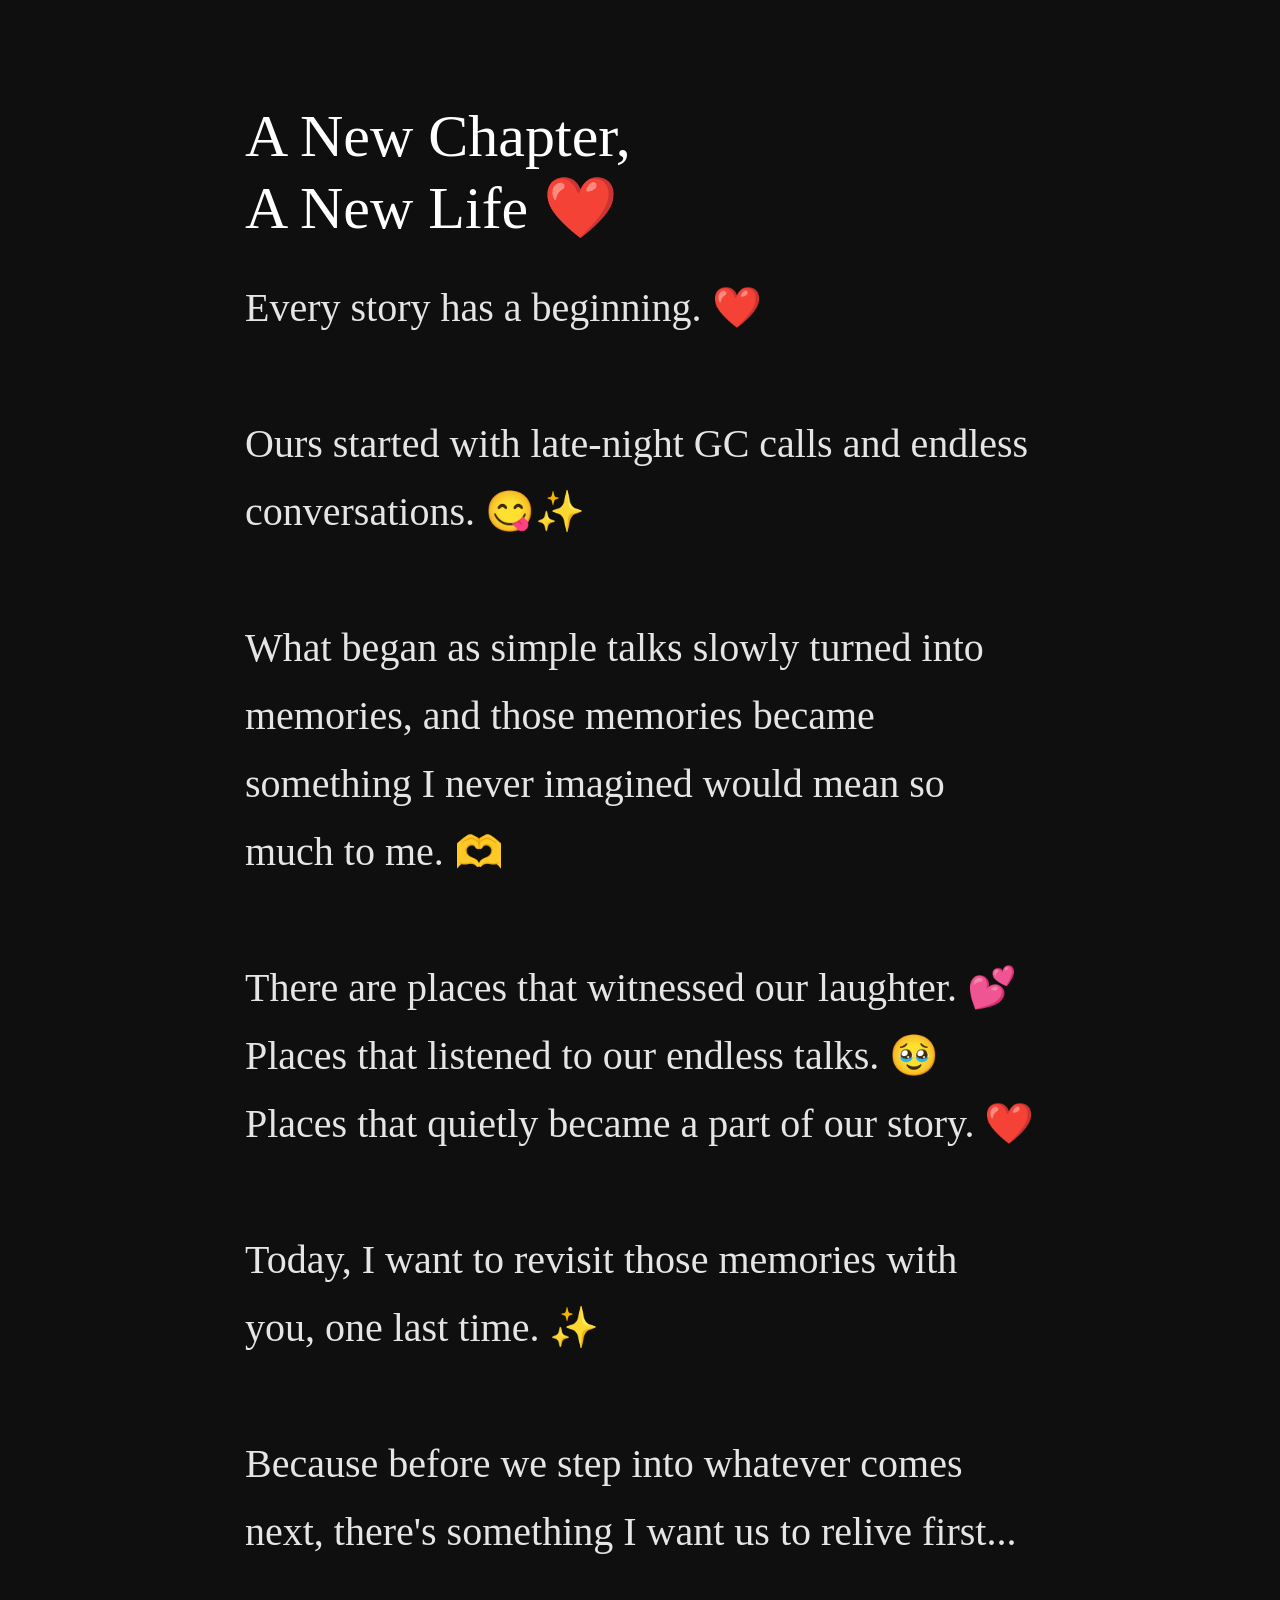
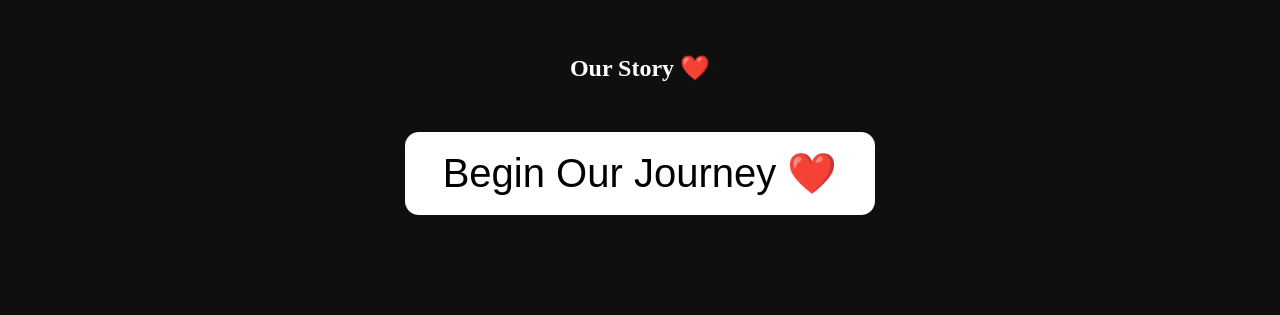
<file: index.html>
<!DOCTYPE html>
<html>
<head>
    <title>A New Chapter, A New Life ❤️</title>
    <link rel="stylesheet" href="style.css">
</head>
<body>

    <div class="container">

        <h1>A New Chapter,<br>A New Life ❤️</h1>

      <p>
    Every story has a beginning. ❤️
    <br><br>

    Ours started with late-night GC calls and endless conversations. 😋✨
    <br><br>

    What began as simple talks slowly turned into memories,
    and those memories became something I never imagined would mean so much to me. 🫶
    <br><br>

    There are places that witnessed our laughter. 💕
    <br>
    Places that listened to our endless talks. 🥹
    <br>
    Places that quietly became a part of our story. ❤️
    <br><br>

    Today, I want to revisit those memories with you,
    one last time. ✨
    <br><br>

    Because before we step into whatever comes next,
    there's something I want us to relive first...
    <br><br>

    <div class="our-story">
    <b>Our Story ❤️</b>
</div>
</p>

        <button onclick="startJourney()">
            Begin Our Journey ❤️
        </button>

    </div>

<div id="sparkles"></div>

<script src="script.js"></script>
</body>
</html>
</file>
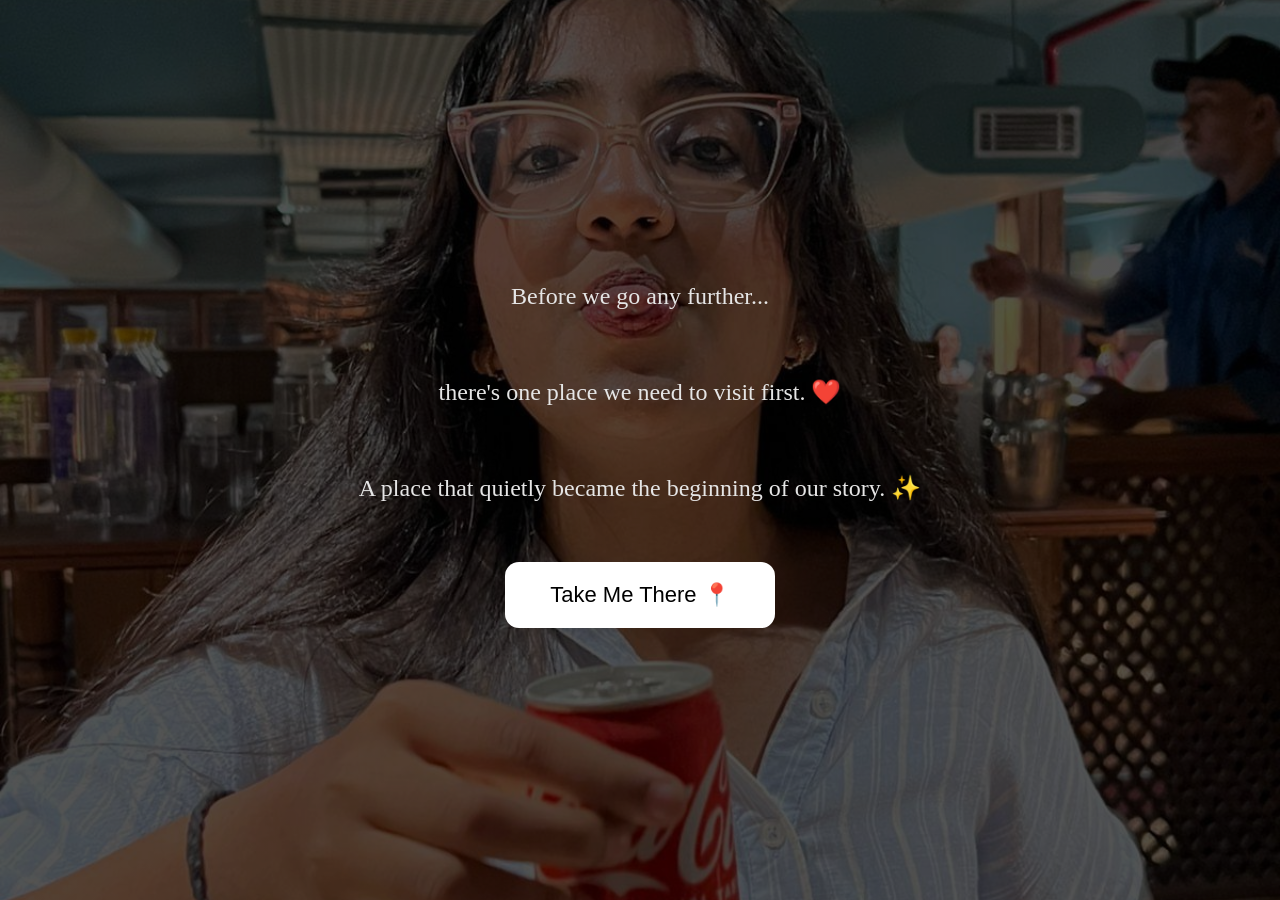
<file: gh4-start.html>
<!DOCTYPE html>
<html>
<head>
    <title>The Beginning ❤️</title>
    <link rel="stylesheet" href="style.css">
</head>
<body class="gh4-page">

    <div class="container">


        <p class="gh4-text">
            Before we go any further...
            <br><br>

            there's one place we need to visit first. ❤️
            <br><br>

            A place that quietly became
            the beginning of our story. ✨
        </p>

        <button class="big-btn" onclick="openMaps()">
    Take Me There 📍
</button>

    </div>

<script>
function openMaps() {
    window.location.href =
    "https://www.google.com/maps/dir/?api=1&destination=GH4+Garden+Gandhinagar";
}
</script>

</body>
</html>
</file>
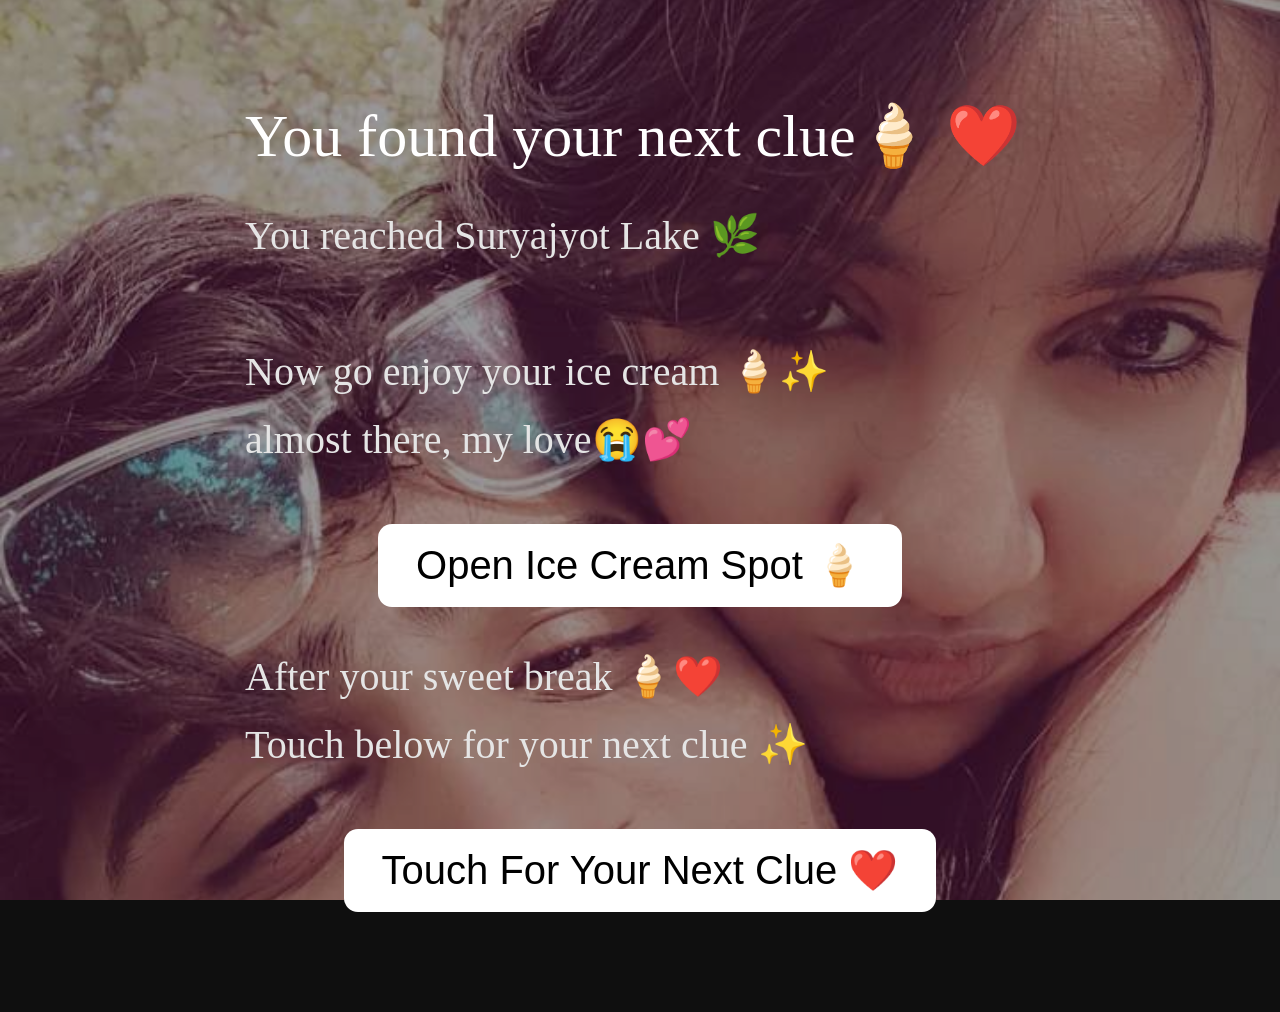
<file: icecream.html>
<!DOCTYPE html>
<html>
<head>
    <title>Ice Cream 🍦</title>
    <link rel="stylesheet" href="style.css">
</head>

<body class="icecream-page">

<div class="container">

    <h1>You found your next clue🍦 ❤️</h1>

    <p>
        You reached Suryajyot Lake 🌿<br><br>
        Now go enjoy your ice cream 🍦✨
    </p>

    <p>almost  there, my love😭💕

    </p>
    <button onclick="openMap()">
        Open Ice Cream Spot 🍦
    </button>
<br><br>

<p>
After your sweet break 🍦❤️
<br>
Touch below for your next clue ✨
</p>

<button onclick="goJhumkaSpot()">
    Touch For Your Next Clue ❤️
</button>
</div>

<script>
function openMap() {
    window.location.href =
    "https://maps.app.goo.gl/CdrJL2RVF3CGkQGBA";
}
function goJhumkaSpot() {
    window.location.href =
    "https://www.google.com/maps?q=23.199441,72.649755";
}
</script>

</body>
</html>
</file>
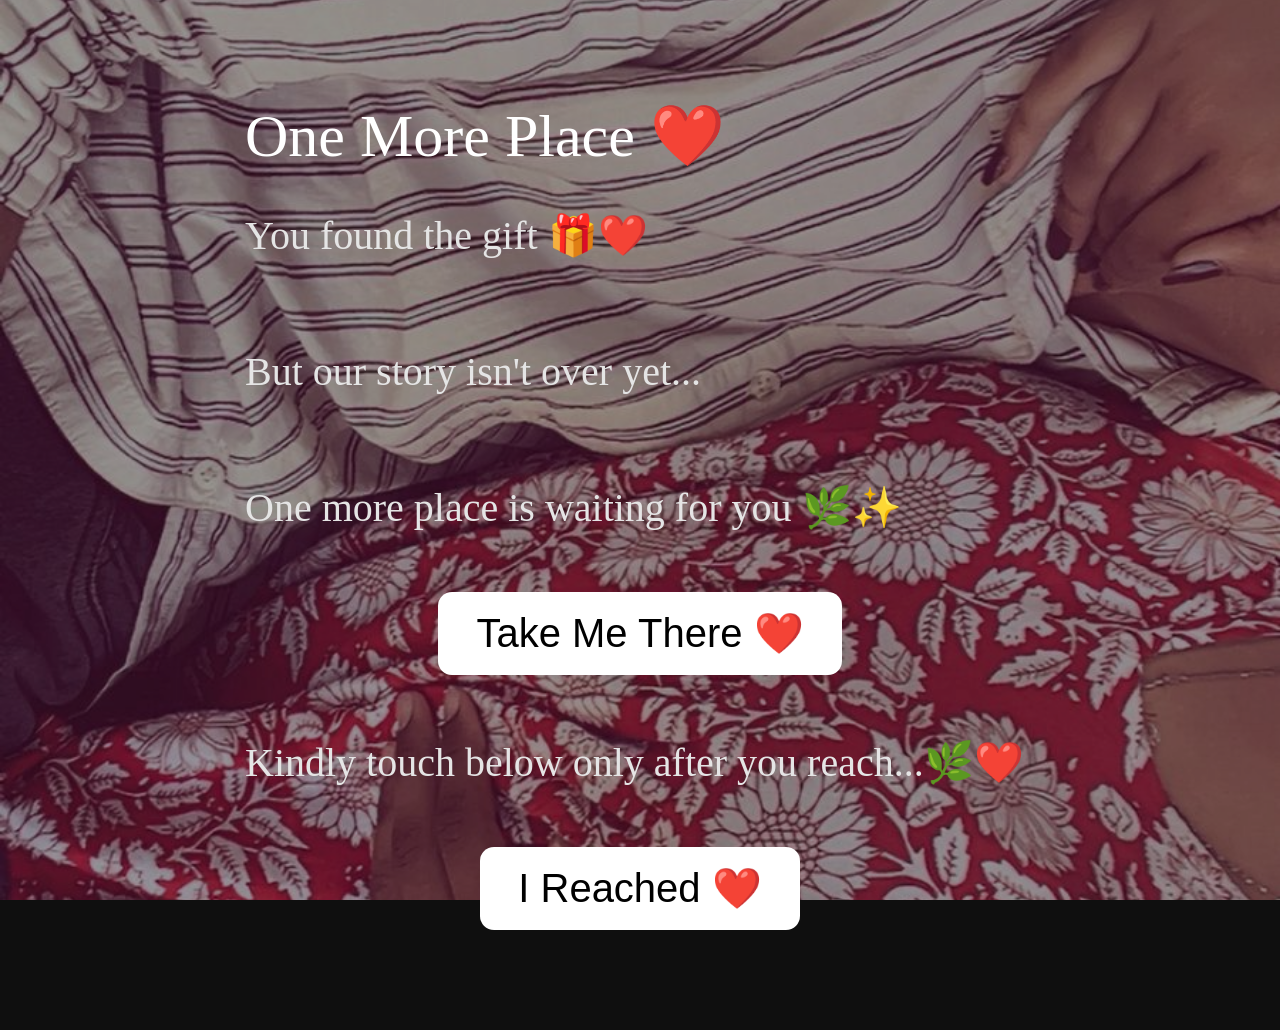
<file: journey.html>
<!DOCTYPE html>
<html>
<head>
    <title>One More Place ❤️</title>
    <link rel="stylesheet" href="style.css">
</head>

<body class="journey-page">

<div class="container">

    <h1>One More Place ❤️</h1>

    <p>
        You found the gift 🎁❤️
        <br><br>

        But our story isn't over yet...
        <br><br>

        One more place is waiting for you 🌿✨
    </p>

    <button onclick="openSaritaMap()">
        Take Me There ❤️
    </button>

    <br><br><br>

    <p>
        Kindly touch below only after you reach...🌿❤️
    </p>

    <button onclick="openSaritaPage()">
        I Reached ❤️
    </button>

</div>

<script>

function openSaritaMap() {
    window.location.href =
    "https://www.google.com/maps/search/?api=1&query=Sarita+Udhyan+Gandhinagar";
}

function openSaritaPage() {

    window.location.href =
    "sarita.html";

}

</script>

</body>
</html>
</file>
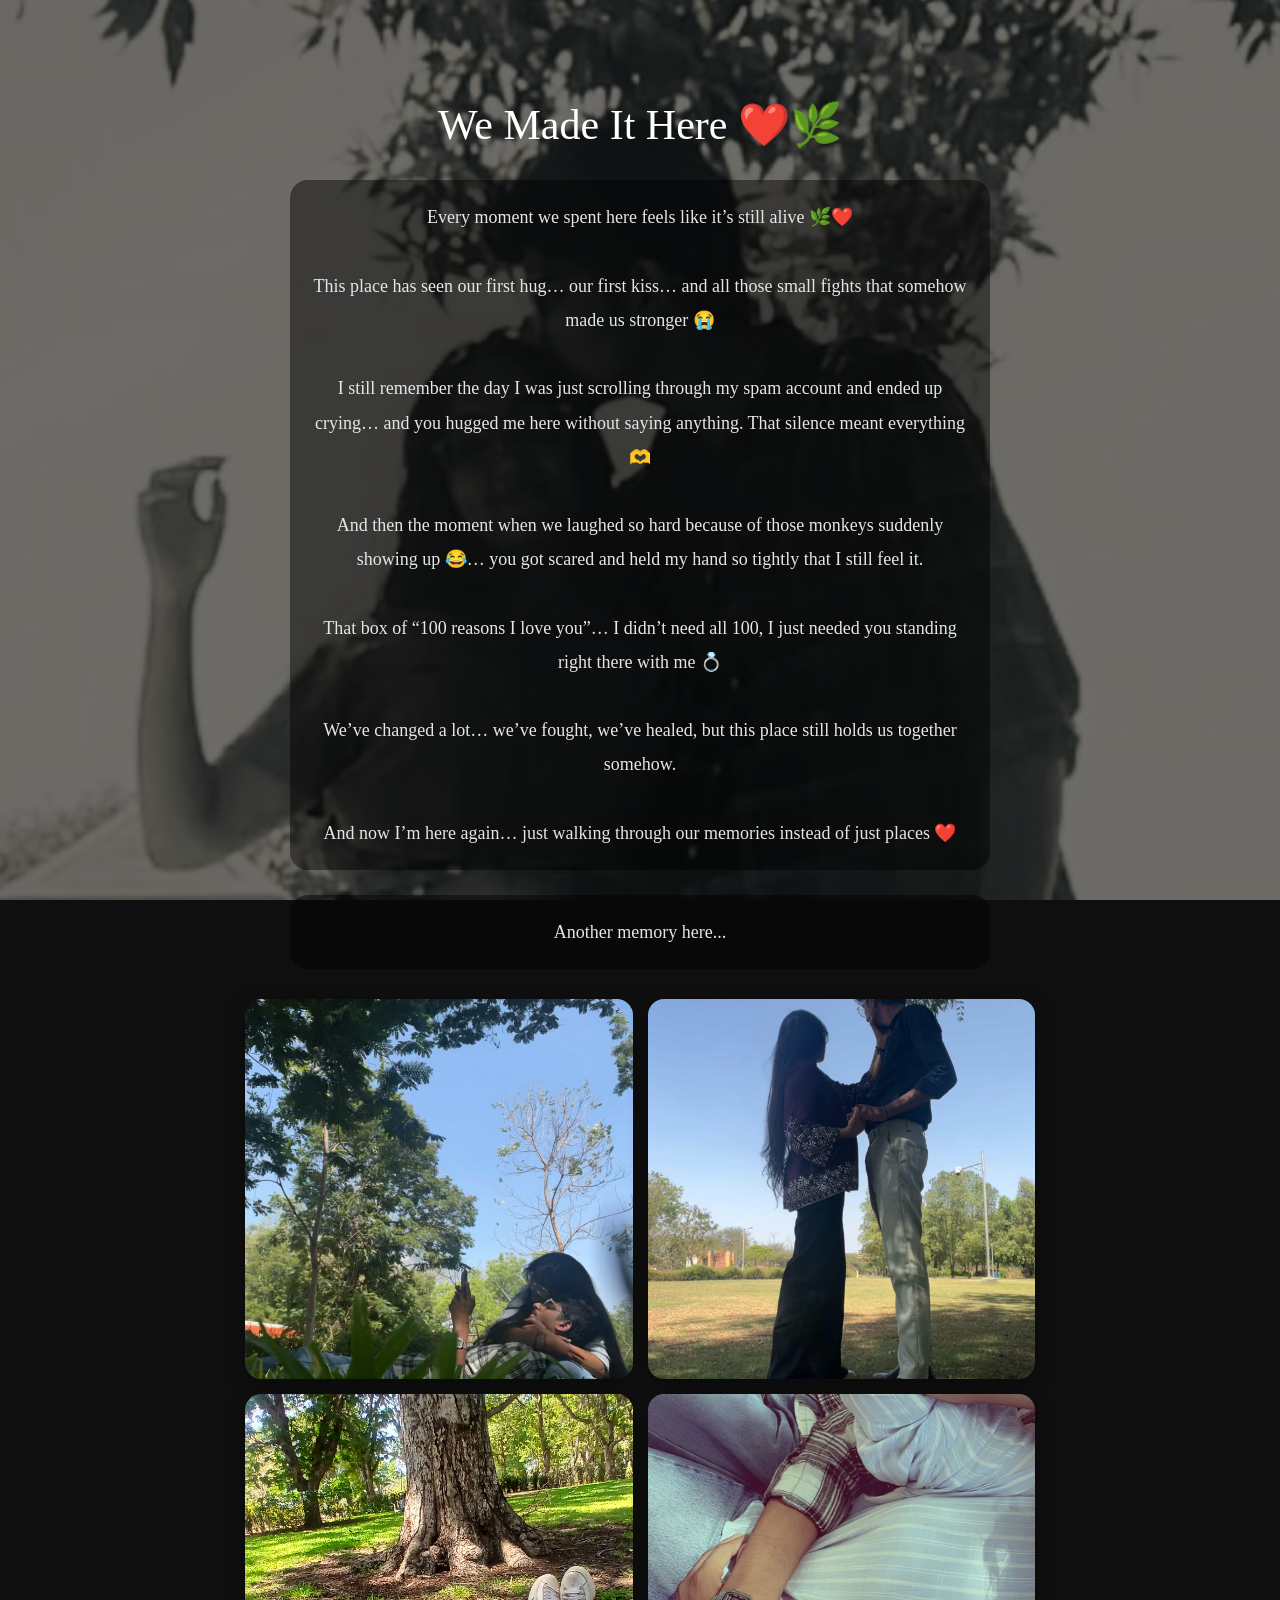
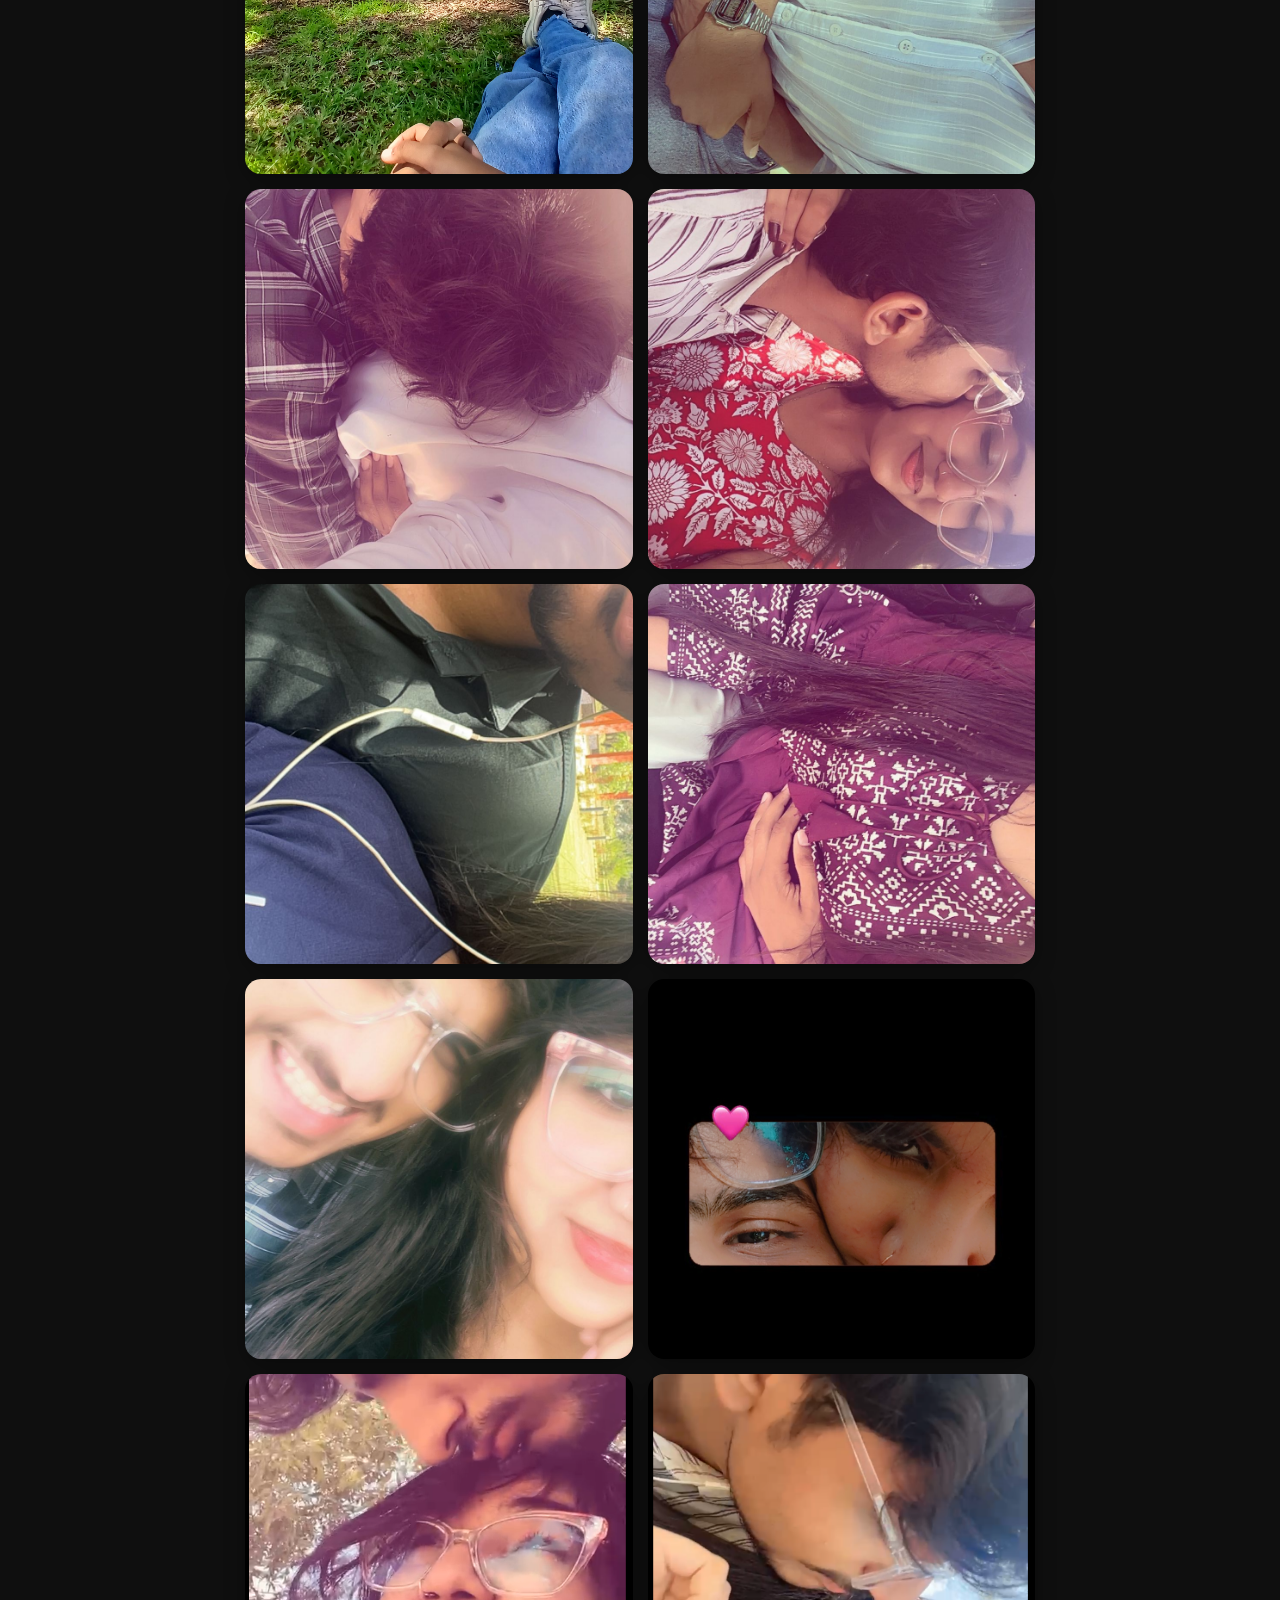
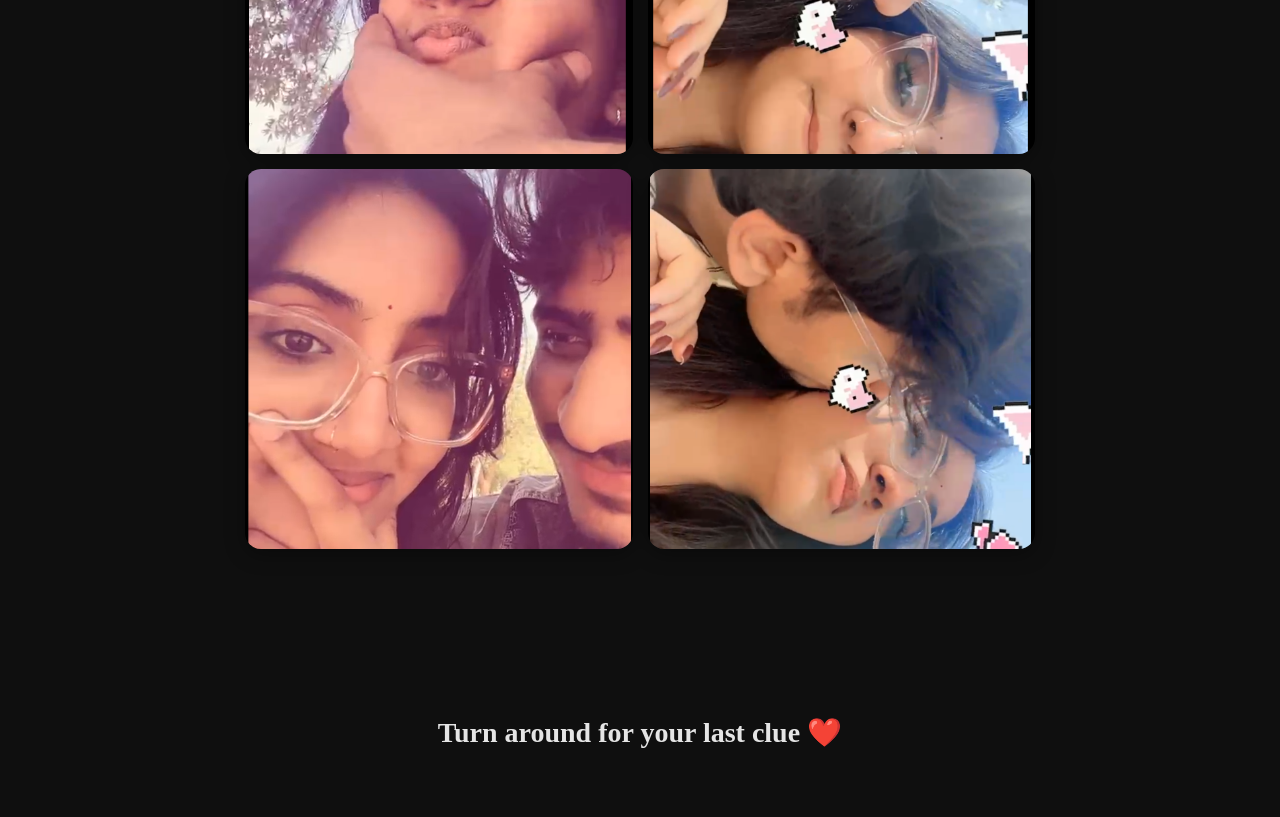
<file: sarita.html>
<!DOCTYPE html>
<html>
<head>
    <title>Sarita Memories ❤️</title>
    <link rel="stylesheet" href="style.css">
</head>

<body class="sarita-page">

<div class="container">

    <h1>We Made It Here ❤️🌿</h1>

    <p class="story">
        

Every moment we spent here feels like it’s still alive 🌿❤️<br><br>

This place has seen our first hug… our first kiss… and all those small fights that somehow made us stronger 😭<br><br>

I still remember the day I was just scrolling through my spam account and ended up crying… and you hugged me here without saying anything. That silence meant everything 🫶<br><br>

And then the moment when we laughed so hard because of those monkeys suddenly showing up 😂… you got scared and held my hand so tightly that I still feel it.<br><br>

That box of “100 reasons I love you”… I didn’t need all 100, I just needed you standing right there with me 💍<br><br>

We’ve changed a lot… we’ve fought, we’ve healed, but this place still holds us together somehow.<br><br>

And now I’m here again… just walking through our memories instead of just places ❤️

</p>
    </p>

    <p class="story">
        Another memory here...
    </p>

    <div class="album">
        <img src="images/sarita1.jpg">
        <img src="images/sarita2.jpg">
        <img src="images/sarita3.jpg">
        <img src="images/sarita4.jpg">
         <img src="images/sarita5.jpg">
         <img src="images/sarita6.jpg">
         <img src="images/sarita7.jpg">
         <img src="images/sarita8.jpg">
         <img src="images/sarita9.jpg">
         <img src="images/sarita10.jpg">
         <img src="images/sarita11.png">
         <img src="images/sarita12.png">
         <img src="images/sarita13.png">
         <img src="images/sarita14.png">
        
    </div>

</div>

<p class="turn-around">
Turn around for your last clue ❤️
</p>

</body>
</html>
</file>
<file: style.css>
/* =========================
   BASE RESET
========================= */

*{
    margin:0;
    padding:0;
    box-sizing:border-box;
}

body{
    min-height:100vh;
    background:#0f0f0f;
    color:white;
    font-family:Georgia, serif;
    overflow-x:hidden;
}

/* =========================
   CONTAINER
========================= */

.container{
    width:100%;
    max-width:750px;
    margin:0 auto;
    padding:40px 20px;
    text-align:center;
}

/* =========================
   HEADINGS
========================= */

h1{
    font-size:40px;
    font-weight:400;
    margin-bottom:20px;
    line-height:1.3;
}

/* =========================
   PARAGRAPH / STORY TEXT
========================= */

p{
    font-size:16px;
    line-height:1.75;
    color:#e5e5e5;
}

/* story box */
.story{
    font-size:16px;
    line-height:1.8;
    max-width:650px;
    margin:20px auto;
    padding:18px;
    text-align:center;
    background:rgba(0,0,0,0.45);
    border-radius:15px;
}

/* =========================
   BUTTONS
========================= */

button{
    margin-top:20px;
    padding:12px 25px;
    border:none;
    border-radius:12px;
    cursor:pointer;
    font-size:15px;
    background:#fff;
    color:#000;
    transition:0.3s;
}

button:hover{
    transform:scale(1.05);
}

/* =========================
   SPARKLES
========================= */

#sparkles{
    position:fixed;
    inset:0;
    pointer-events:none;
}

.sparkle{
    position:fixed;
    top:-20px;
    color:gold;
    font-size:12px;
    animation:fall linear infinite;
}

@keyframes fall{
    from{transform:translateY(-20px);}
    to{transform:translateY(110vh);}
}

/* =========================
   STORY IMAGE
========================= */

.story-photo{
    width:260px;
    border-radius:15px;
    margin:20px auto;
    display:block;
}

/* =========================
   ALBUM GRID (IMPORTANT FIX)
========================= */

.album{
    display:grid;
    grid-template-columns:repeat(2, 1fr);
    gap:12px;
    margin-top:20px;
}

.album img{
    width:100%;
    border-radius:12px;
    display:block;
}

/* =========================
   TURN AROUND FIX (CENTER)
========================= */

.turn-around{
    text-align:center;
    font-size:22px;
    font-weight:600;
    margin:50px auto;
}

/* =========================
   STORY LAYOUT (OPTIONAL FLEX)
========================= */

.story-with-photo{
    display:flex;
    gap:20px;
    align-items:flex-start;
    margin:30px 0;
}

.story-with-photo img{
    width:220px;
    border-radius:15px;
}

.story-with-photo .text{
    flex:1;
    text-align:left;
}

/* mobile */
@media(max-width:768px){
    .story-with-photo{
        flex-direction:column;
    }

    .story-with-photo img{
        width:100%;
    }

    .story-with-photo .text{
        text-align:center;
    }
}

/* =========================
   OPTIONAL: BACKGROUND PAGES
========================= */

.gh4-page::before,
.icecream-page::before,
.journey-page::before,
.story-page::before{
    content:"";
    position:fixed;
    inset:0;
    background-size:cover;
    background-position:center;
    background-repeat:no-repeat;
    z-index:-1;
    filter:brightness(0.6);
}
/* =========================
   BACKGROUND FIX (ALL PAGES)
========================= */

.gh4-page::before{
    background-image:url("images/us.jpg.jpg");
}

.story-page::before{
    background-image:url("images/usforsarita.jpg");
}

.icecream-page::before{
    background-image:url("images/me-and-maahii.jpg");
}

.journey-page::before{
    background-image:url("images/usforjouney.jpg");
}

body.icecream-page,
body.story-page,
body.gh4-page,
body.journey-page{
    position:relative;
}
.album img{
    width:100%;
    height:160px;
    object-fit:cover;
    border-radius:12px;
}

.story-img{
    width:100%;
    max-width:450px;
    display:block;
    margin:20px auto;
}
h1{
    font-size:32px;
}

button{
    font-size:14px;
    padding:10px 20px;
}

p{
    font-size:15px;
}
/* =========================
   INDEX PAGE PREMIUM FIX
========================= */

body{
    display:block;   /* important: flex hata ke normal flow */
}

.container{
    max-width:800px;
    margin:0 auto;
    padding:80px 25px;
    text-align:center;
}

/* Title proper hero feel */
h1{
    font-size:60px;
    font-weight:400;
    line-height:1.2;
    margin-bottom:30px;
}

p{
    font-size:40px;
    line-height:1.7;
    color:#e5e5e5;
}

button{
    font-size:40px;
    padding:18px 38px;
    margin-top:80px;   /* text aur button ke beech zyada gap */
    border-radius:14px;
}
.container{
    max-width:850px;
    margin:0 auto;
    padding:100px 30px;
    text-align:left;
}
button{
    display:block;
    margin:50px auto 0 auto;
}
.our-story{
    text-align:center;
    margin-top:20px;
    font-size:24px;
} 
.gh4-text{
    text-align:center;
    font-size:22px;
    line-height:2;
    max-width:700px;
    margin:0 auto;
}
.big-btn{
    font-size:20px;
    padding:18px 40px;
    margin:40px auto 0 auto;
    display:block;
}
.gh4-page{
    min-height:100vh;
    display:flex;
    justify-content:center;
    align-items:center;
}

.gh4-page::before{
    content:"";
    position:fixed;
    inset:0;

    background:
    linear-gradient(rgba(0,0,0,0.45), rgba(0,0,0,0.45)),
    url("images/us.jpg.jpg");

    background-size:cover;
    background-position:center;
    background-repeat:no-repeat;

    z-index:-1;
}
.gh4-page{
    min-height:100vh;
    display:flex;
    justify-content:center;
    align-items:center;
}

.gh4-text{
    text-align:center;
    font-size:24px;
    line-height:2;
    max-width:700px;
    margin:0 auto;
}

.big-btn{
    font-size:22px !important;
    padding:20px 45px !important;
    display:block;
    margin:50px auto 0 auto;
}

.gh4-page::before{
    content:"";
    position:fixed;
    inset:0;

    background:
    linear-gradient(rgba(0,0,0,0.45), rgba(0,0,0,0.45)),
    url("images/us.jpg.jpg");

    background-size:cover;
    background-position:center;
    background-repeat:no-repeat;

    z-index:-1;
}
.sarita-page{
    position:relative;
    min-height:100vh;
}

.sarita-page::before{
    content:"";
    position:fixed;
    inset:0;

    background:
    linear-gradient(rgba(0,0,0,0.55), rgba(0,0,0,0.55)),
    url("images/usforsarita.jpg");

    background-size:cover;
    background-position:center;
    background-repeat:no-repeat;

    z-index:-1;
}
.sarita-page .story{
    max-width:700px;
    margin:25px auto;
    padding:20px;
    font-size:18px;
    line-height:1.9;
    text-align:center;
    background:rgba(0,0,0,0.45);
    border-radius:18px;
}
.sarita-page .album{
    display:grid;
    grid-template-columns:repeat(2,1fr);
    gap:15px;
    margin-top:30px;
}

.sarita-page .album img{
    width:100%;
    height:220px;
    object-fit:cover;
    border-radius:16px;
}
.turn-around{
    text-align:center;
    font-size:28px;
    font-weight:600;
    margin:60px auto;
}
.sarita-page .container{
    text-align:center;
}

.sarita-page h1{
    text-align:center;
    font-size:42px;
    margin-bottom:30px;
}
.sarita-page .album{
    display:grid;
    grid-template-columns:repeat(2,1fr);
    gap:15px;
    margin-top:30px;
}

.sarita-page .album img{
    width:100%;
    height:380px;
    object-fit:cover;
    border-radius:16px;
    display:block;
    box-shadow:0 5px 20px rgba(0,0,0,0.35);
}
</file>
